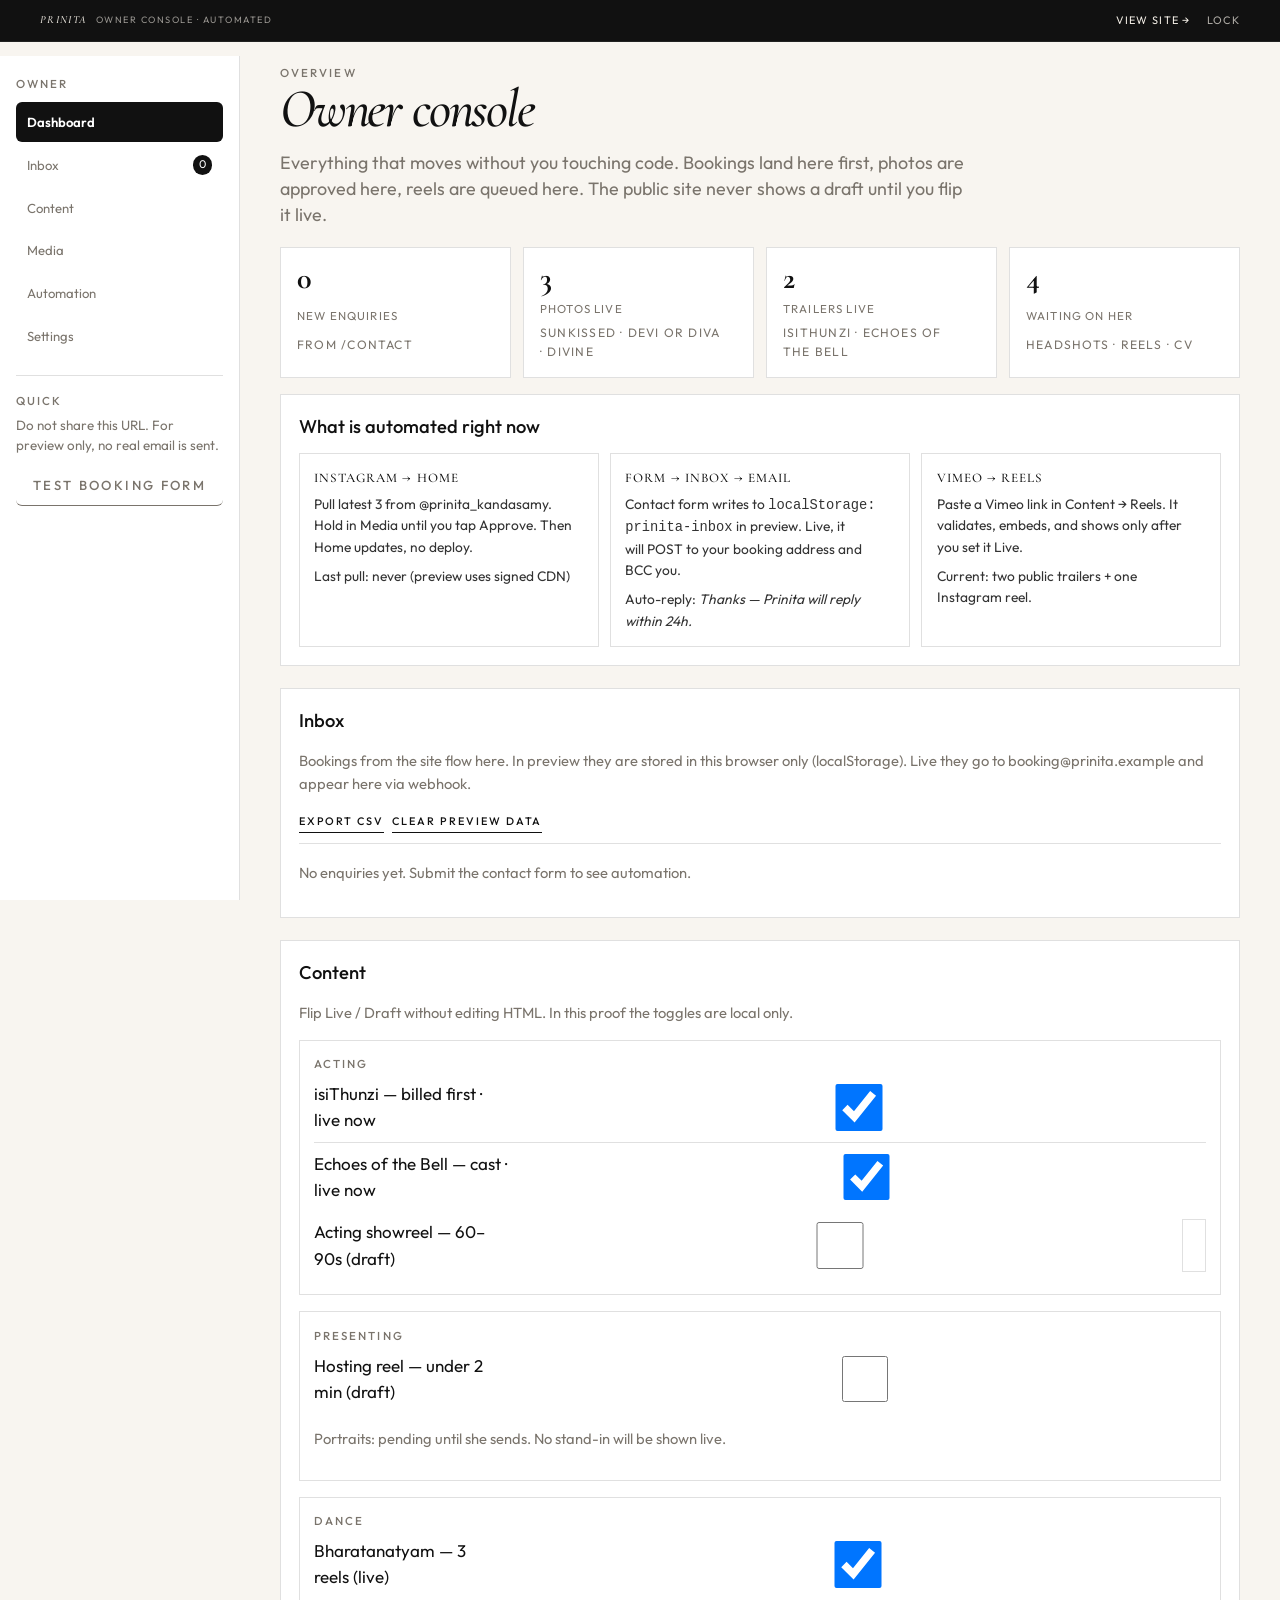
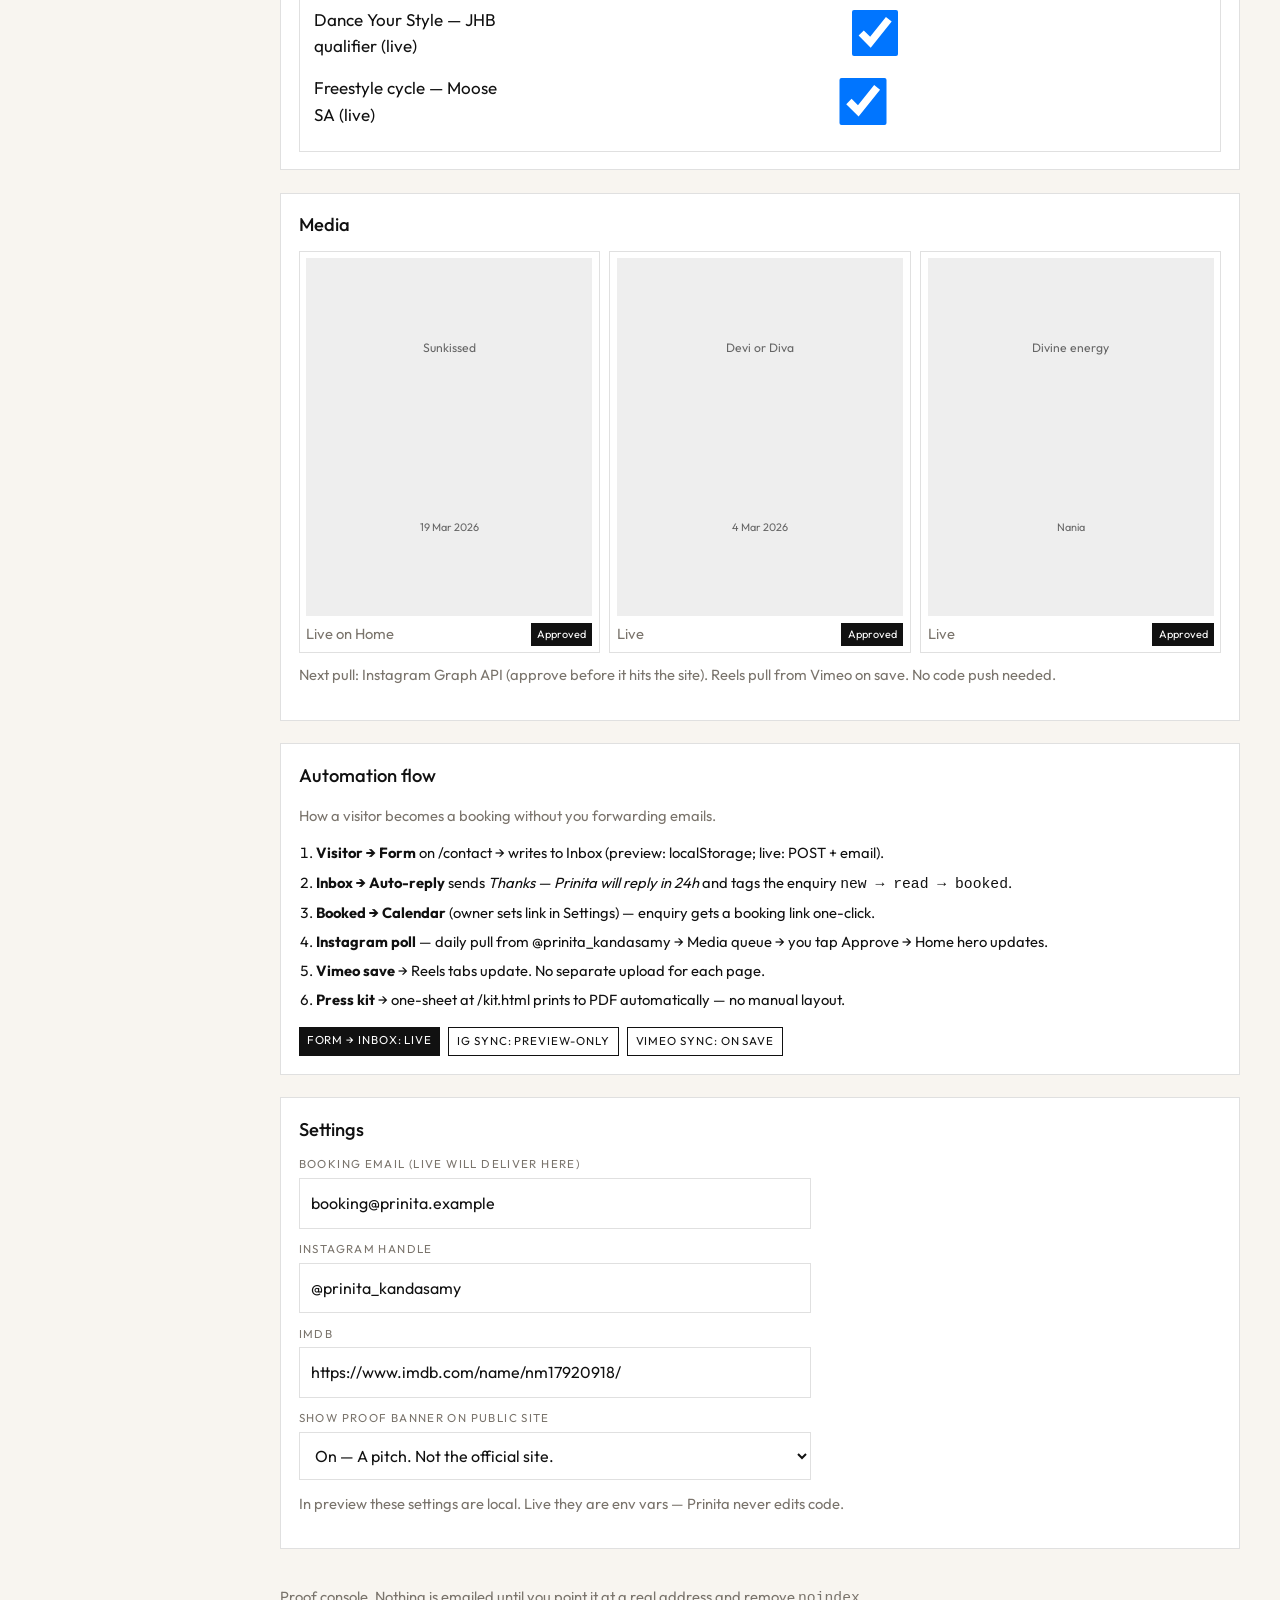
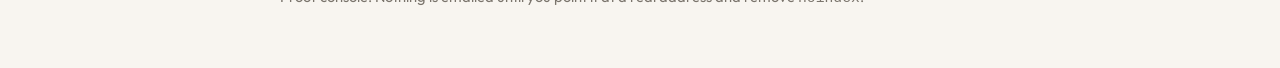
<file: console.html>
<!DOCTYPE html>
<html lang="en">
<head>
  <meta charset="utf-8">
  <meta name="viewport" content="width=device-width, initial-scale=1">
  <meta name="robots" content="noindex, nofollow">
  <meta name="theme-color" content="#111111">
  <meta name="description" content="Owner console for Prinita Kandasamy — bookings, content, media and automation.">
  <title>Owner console — Prinita Kandasamy</title>
  <link rel="icon" href="assets/favicon.svg" type="image/svg+xml">
  <link rel="preconnect" href="https://fonts.googleapis.com">
  <link rel="preconnect" href="https://fonts.gstatic.com" crossorigin>
  <link href="https://fonts.googleapis.com/css2?family=Cormorant+Garamond:ital,wght@0,500;0,600;1,500;1,600&family=Outfit:wght@300;400;500&display=swap" rel="stylesheet">
  <link rel="stylesheet" href="css/site.css?v=feel">
  <script>document.documentElement.classList.add("js")</script>
</head>
<body class="console">
  <header class="console-header">
    <a class="wordmark" href="index.html">Prinita</a>
    <nav style="display:flex; gap:1rem; align-items:center">
      <a href="index.html">View site →</a>
      <a href="#" data-console-logout style="opacity:0.7">Lock</a>
    </nav>
  </header>

  <div class="console-layout">
    <aside class="console-side" aria-label="Console navigation">
      <p class="kicker" style="margin-bottom:0.6rem">Owner</p>
      <nav>
        <a href="#dashboard" data-cnav="dashboard" aria-current="page">Dashboard</a>
        <a href="#inbox" data-cnav="inbox">Inbox <span data-inbox-badge style="float:right; background:#111; color:#fff; padding:0.1rem 0.35rem; border-radius:99px; font-size:0.7rem; min-width:1.2rem; text-align:center">0</span></a>
        <a href="#content" data-cnav="content">Content</a>
        <a href="#media" data-cnav="media">Media</a>
        <a href="#automation" data-cnav="automation">Automation</a>
        <a href="#settings" data-cnav="settings">Settings</a>
      </nav>
      <div style="margin-top:1.2rem; padding-top:1rem; border-top:1px solid var(--line)">
        <p class="kicker">Quick</p>
        <p style="font-size:0.84rem; color:var(--muted); margin:0.3rem 0 0.6rem">Do not share this URL. For preview only, no real email is sent.</p>
        <a class="btn" href="contact.html" style="display:block; text-align:center">Test booking form</a>
      </div>
    </aside>

    <main class="console-main">
      <!-- DASHBOARD -->
      <section id="dashboard" data-csec="dashboard">
        <p class="kicker">Overview</p>
        <h1 style="margin:0.2rem 0 1rem; font-family:var(--serif); font-style:italic; font-size:clamp(2.2rem,5vw,3.4rem); line-height:0.9">Owner console</h1>
        <p class="lede" style="max-width:44rem">Everything that moves without you touching code. Bookings land here first, photos are approved here, reels are queued here. The public site never shows a draft until you flip it live.</p>

        <div class="stat-grid" style="margin-top:1.2rem">
          <div class="stat"><strong data-stat-inbox>0</strong><span>New enquiries</span><span class="fine" style="font-size:0.76rem">from /contact</span></div>
          <div class="stat"><strong>3</strong><span>Photos live</span><span class="fine" style="font-size:0.76rem">Sunkissed · Devi or Diva · Divine</span></div>
          <div class="stat"><strong>2</strong><span>Trailers live</span><span class="fine" style="font-size:0.76rem">isiThunzi · Echoes of the Bell</span></div>
          <div class="stat"><strong data-stat-pending>4</strong><span>Waiting on her</span><span class="fine" style="font-size:0.76rem">headshots · reels · CV</span></div>
        </div>

        <div class="card" style="margin-top:1rem">
          <h2>What is automated right now</h2>
          <div class="flow">
            <div class="flow-step">
              <h3>Instagram → Home</h3>
              <p>Pull latest 3 from @prinita_kandasamy. Hold in Media until you tap Approve. Then Home updates, no deploy.</p>
              <p class="fine" style="margin-top:0.5rem">Last pull: <span data-last-pull>never (preview uses signed CDN)</span></p>
            </div>
            <div class="flow-step">
              <h3>Form → Inbox → Email</h3>
              <p>Contact form writes to <code>localStorage: prinita-inbox</code> in preview. Live, it will POST to your booking address and BCC you.</p>
              <p class="fine" style="margin-top:0.5rem">Auto-reply: <em>Thanks — Prinita will reply within 24h.</em></p>
            </div>
            <div class="flow-step">
              <h3>Vimeo → Reels</h3>
              <p>Paste a Vimeo link in Content → Reels. It validates, embeds, and shows only after you set it Live.</p>
              <p class="fine" style="margin-top:0.5rem">Current: two public trailers + one Instagram reel.</p>
            </div>
          </div>
        </div>
      </section>

      <!-- INBOX -->
      <section id="inbox" data-csec="inbox" class="card">
        <h2>Inbox</h2>
        <p class="fine">Bookings from the site flow here. In preview they are stored in this browser only (localStorage). Live they go to <span data-booking-email>booking@prinita.example</span> and appear here via webhook.</p>
        <div style="display:flex; gap:0.5rem; margin:0.8rem 0 0.6rem">
          <button class="btn" type="button" data-inbox-export>Export CSV</button>
          <button class="btn" type="button" data-inbox-clear style="background:transparent">Clear preview data</button>
        </div>
        <div data-inbox-list style="margin-top:0.6rem; border-top:1px solid var(--line); padding-top:0.2rem">
          <p class="fine">No enquiries yet. Submit the contact form to see automation.</p>
        </div>
      </section>

      <!-- CONTENT -->
      <section id="content" data-csec="content" class="card">
        <h2>Content</h2>
        <p class="fine">Flip Live / Draft without editing HTML. In this proof the toggles are local only.</p>
        <div style="display:grid; gap:1rem; margin-top:0.8rem">
          <div style="border:1px solid var(--line); padding:0.9rem">
            <p class="kicker">Acting</p>
            <label style="display:flex; justify-content:space-between; gap:1rem; padding:0.5rem 0; border-bottom:1px solid var(--line)"><span>isiThunzi — billed first · live now</span><input type="checkbox" checked data-live="acting-isithunzi"></label>
            <label style="display:flex; justify-content:space-between; gap:1rem; padding:0.5rem 0"><span>Echoes of the Bell — cast · live now</span><input type="checkbox" checked data-live="acting-echoes"></label>
            <label style="display:flex; justify-content:space-between; gap:1rem; padding:0.5rem 0"><span>Acting showreel — 60–90s (draft)</span><input type="checkbox" data-live="acting-reel"><input type="url" placeholder="Paste Vimeo link" style="flex:1; max-width:18rem; margin-left:auto"></label>
          </div>
          <div style="border:1px solid var(--line); padding:0.9rem">
            <p class="kicker">Presenting</p>
            <label style="display:flex; justify-content:space-between; gap:1rem; padding:0.5rem 0"><span>Hosting reel — under 2 min (draft)</span><input type="checkbox" data-live="presenting-reel"></label>
            <p class="fine">Portraits: pending until she sends. No stand-in will be shown live.</p>
          </div>
          <div style="border:1px solid var(--line); padding:0.9rem">
            <p class="kicker">Dance</p>
            <label style="display:flex; justify-content:space-between; gap:1rem; padding:0.5rem 0"><span>Bharatanatyam — 3 reels (live)</span><input type="checkbox" checked></label>
            <label style="display:flex; justify-content:space-between; gap:1rem; padding:0.5rem 0"><span>Dance Your Style — JHB qualifier (live)</span><input type="checkbox" checked></label>
            <label style="display:flex; justify-content:space-between; gap:1rem; padding:0.5rem 0"><span>Freestyle cycle — Moose SA (live)</span><input type="checkbox" checked></label>
          </div>
        </div>
      </section>

      <!-- MEDIA -->
      <section id="media" data-csec="media" class="card">
        <h2>Media</h2>
        <div style="display:grid; grid-template-columns: repeat(3, minmax(0,1fr)); gap:0.6rem; margin-top:0.7rem">
          <figure style="margin:0; border:1px solid var(--line); padding:0.4rem; background:#fff">
            <div style="aspect-ratio:4/5; background:#eee; display:grid; place-items:center; font-size:0.76rem; color:#666">Sunkissed<br><span style="font-size:0.68rem">19 Mar 2026</span></div>
            <figcaption style="display:flex; justify-content:space-between; align-items:center; gap:0.5rem; margin-top:0.4rem"><span class="fine">Live on Home</span><span style="font-size:0.68rem; background:#111; color:#fff; padding:0.2rem 0.4rem">Approved</span></figcaption>
          </figure>
          <figure style="margin:0; border:1px solid var(--line); padding:0.4rem; background:#fff">
            <div style="aspect-ratio:4/5; background:#eee; display:grid; place-items:center; font-size:0.76rem; color:#666">Devi or Diva<br><span style="font-size:0.68rem">4 Mar 2026</span></div>
            <figcaption style="display:flex; justify-content:space-between; align-items:center; gap:0.5rem; margin-top:0.4rem"><span class="fine">Live</span><span style="font-size:0.68rem; background:#111; color:#fff; padding:0.2rem 0.4rem">Approved</span></figcaption>
          </figure>
          <figure style="margin:0; border:1px solid var(--line); padding:0.4rem; background:#fff">
            <div style="aspect-ratio:4/5; background:#eee; display:grid; place-items:center; font-size:0.76rem; color:#666">Divine energy<br><span style="font-size:0.68rem">Nania</span></div>
            <figcaption style="display:flex; justify-content:space-between; align-items:center; gap:0.5rem; margin-top:0.4rem"><span class="fine">Live</span><span style="font-size:0.68rem; background:#111; color:#fff; padding:0.2rem 0.4rem">Approved</span></figcaption>
          </figure>
        </div>
        <p class="fine" style="margin-top:0.7rem">Next pull: Instagram Graph API (approve before it hits the site). Reels pull from Vimeo on save. No code push needed.</p>
      </section>

      <!-- AUTOMATION -->
      <section id="automation" data-csec="automation" class="card">
        <h2>Automation flow</h2>
        <p class="fine">How a visitor becomes a booking without you forwarding emails.</p>
        <ol style="margin:0.6rem 0 0; padding-left:1.1rem; display:grid; gap:0.4rem; font-size:0.92rem">
          <li><strong>Visitor → Form</strong> on /contact → writes to Inbox (preview: localStorage; live: POST + email).</li>
          <li><strong>Inbox → Auto-reply</strong> sends <em>Thanks — Prinita will reply in 24h</em> and tags the enquiry <code>new → read → booked</code>.</li>
          <li><strong>Booked → Calendar</strong> (owner sets link in Settings) — enquiry gets a booking link one-click.</li>
          <li><strong>Instagram poll</strong> — daily pull from @prinita_kandasamy → Media queue → you tap Approve → Home hero updates.</li>
          <li><strong>Vimeo save</strong> → Reels tabs update. No separate upload for each page.</li>
          <li><strong>Press kit</strong> → one-sheet at /kit.html prints to PDF automatically — no manual layout.</li>
        </ol>
        <div style="margin-top:0.9rem; display:flex; gap:0.5rem; flex-wrap:wrap">
          <span style="font-size:0.72rem; letter-spacing:0.08em; text-transform:uppercase; background:#111; color:#fff; padding:0.3rem 0.5rem">Form → Inbox: live</span>
          <span style="font-size:0.72rem; letter-spacing:0.08em; text-transform:uppercase; border:1px solid #111; padding:0.3rem 0.5rem">IG sync: preview-only</span>
          <span style="font-size:0.72rem; letter-spacing:0.08em; text-transform:uppercase; border:1px solid #111; padding:0.3rem 0.5rem">Vimeo sync: on save</span>
        </div>
      </section>

      <!-- SETTINGS -->
      <section id="settings" data-csec="settings" class="card">
        <h2>Settings</h2>
        <div style="display:grid; gap:0.7rem; max-width:32rem; margin-top:0.6rem">
          <label class="field"><span>Booking email (live will deliver here)</span><input data-setting="booking" type="email" value="booking@prinita.example"></label>
          <label class="field"><span>Instagram handle</span><input type="text" value="@prinita_kandasamy" readonly></label>
          <label class="field"><span>IMDb</span><input type="text" value="https://www.imdb.com/name/nm17920918/" readonly></label>
          <label class="field"><span>Show proof banner on public site</span><select data-setting="proof"><option value="on">On — A pitch. Not the official site.</option><option value="off">Off</option></select></label>
        </div>
        <p class="fine" style="margin-top:0.8rem">In preview these settings are local. Live they are env vars — Prinita never edits code.</p>
      </section>

      <p class="fine">Proof console. Nothing is emailed until you point it at a real address and remove <code>noindex</code>.</p>
    </main>
  </div>

  <script>
  (function(){
    var key = "prinita-inbox";
    var listEl = document.querySelector("[data-inbox-list]");
    var badge = document.querySelector("[data-inbox-badge]");
    var statInbox = document.querySelector("[data-stat-inbox]");
    var exportBtn = document.querySelector("[data-inbox-export]");
    var clearBtn = document.querySelector("[data-inbox-clear]");
    var bookingInput = document.querySelector('[data-setting="booking"]');
    var bookingSpan = document.querySelector("[data-booking-email]");

    function load(){
      try {
        var list = JSON.parse(localStorage.getItem(key) || "[]");
        var n = list.length;
        if (badge) badge.textContent = String(n);
        if (statInbox) statInbox.textContent = String(n);
        if (!list.length) {
          if (listEl) listEl.innerHTML = '<p class="fine">No enquiries yet. Submit the contact form to see automation.</p>';
          return;
        }
        if (listEl) {
          listEl.innerHTML = list.map(function(it){
            var d = new Date(it.at);
            var when = d.toLocaleString();
            return '<div class="inbox-row"><div><strong>'+escapeHtml(it.name||"—")+'</strong> · '+escapeHtml(it.email||"")+' · '+escapeHtml(it.role||"")+' → '+escapeHtml(it.interest||"")+'<br><span class="fine">'+escapeHtml(it.message||"").slice(0,120)+'</span><br><span class="fine">'+escapeHtml(when)+'</span></div><div><span style="font-size:0.68rem; letter-spacing:0.08em; text-transform:uppercase; background:#111; color:#fff; padding:0.2rem 0.4rem">'+escapeHtml(it.status||"new")+'</span></div></div>';
          }).join("");
        }
      } catch(e){
        if (listEl) listEl.innerHTML = '<p class="fine">Could not read inbox.</p>';
      }
    }
    function escapeHtml(s){ return String(s).replace(/[&<>"']/g,function(c){ return {"&":"&amp;","<":"&lt;",">":"&gt;",'"':"&quot;","'":"&#39;"}[c]; }); }
    load();
    window.addEventListener("storage", load);
    setInterval(load, 1500);

    if (exportBtn) exportBtn.addEventListener("click", function(){
      try {
        var list = JSON.parse(localStorage.getItem(key) || "[]");
        if (!list.length) return alert("No rows to export.");
        var csv = ["name,email,role,interest,message,at"].concat(list.map(function(r){
          return [r.name,r.email,r.role,r.interest,(r.message||"").replace(/\n/g," "),r.at].map(function(v){ return '"'+String(v||"").replace(/"/g,'""')+'"'; }).join(",");
        })).join("\\n");
        var blob = new Blob([csv], {type:"text/csv"});
        var url = URL.createObjectURL(blob);
        var a = document.createElement("a");
        a.href = url; a.download = "prinita-inbox.csv"; a.click();
        URL.revokeObjectURL(url);
      } catch(e){ alert("Export failed."); }
    });
    if (clearBtn) clearBtn.addEventListener("click", function(){
      if (!confirm("Clear preview inbox in this browser?")) return;
      localStorage.removeItem(key);
      load();
    });
    if (bookingInput && bookingSpan) {
      var saved = localStorage.getItem("prinita-booking-email");
      if (saved) { bookingInput.value = saved; bookingSpan.textContent = saved; }
      bookingInput.addEventListener("input", function(){
        localStorage.setItem("prinita-booking-email", bookingInput.value);
        bookingSpan.textContent = bookingInput.value || "booking@prinita.example";
      });
    }
    // side nav active
    var navs = document.querySelectorAll("[data-cnav]");
    var secs = document.querySelectorAll("[data-csec]");
    function onHash(){
      var h = (location.hash||"#dashboard").replace("#","");
      navs.forEach(function(a){
        var is = a.getAttribute("data-cnav")===h;
        a.setAttribute("aria-current", is ? "page" : "false");
        a.style.fontWeight = is ? "600" : "400";
      });
    }
    window.addEventListener("hashchange", onHash);
    onHash();
    // simple gate: if ?unlock=prinita show, else ask
    var gate = localStorage.getItem("prinita-console-unlocked");
    if (!gate && location.search.indexOf("unlock=")===-1) {
      var pass = prompt("Owner console — enter preview code (hint: prinita) or Cancel to view as demo");
      if (pass === "prinita" || pass === "Prinita") {
        localStorage.setItem("prinita-console-unlocked","1");
      } else if (pass !== null) {
        // allow demo anyway
      }
    }
    var logout = document.querySelector("[data-console-logout]");
    if (logout) logout.addEventListener("click", function(e){
      e.preventDefault();
      localStorage.removeItem("prinita-console-unlocked");
      alert("Locked. Reload and enter code again.");
    });
  })();
  </script>
</body>
</html>
</file>
<file: css/site.css>
:root {
  --bg: #090807;
  --fg: #f3eee6;
  --muted: #9a9288;
  --line: rgba(243, 238, 230, 0.16);
  --gold: #D4AF37;
  --gold-soft: rgba(212,175,55,0.18);
  --gold-faint: rgba(212,175,55,0.09);
  --soft: rgba(244, 244, 242, 0.04);
  --serif: "Cormorant Garamond", "Times New Roman", serif;
  --sans: "Outfit", "Avenir Next", "Segoe UI", sans-serif;
  --pad: clamp(1.1rem, 3.2vw, 2.5rem);
  --wide: 1320px;
  --header: 4.25rem;
}

*,
*::before,
*::after {
  box-sizing: border-box;
}

html {
  scroll-behavior: smooth;
}

body {
  margin: 0;
  overflow-x: clip;
  background: var(--bg);
  color: var(--fg);
  font-family: var(--sans);
  font-size: 1.0625rem;
  font-weight: 400;
  line-height: 1.55;
  text-rendering: optimizeLegibility;
  -webkit-font-smoothing: antialiased;
}

body.theme-dark {
  color-scheme: dark;
}

body.theme-light {
  --bg: #fff;
  --fg: #111;
  --muted: #6a6a6a;
  --line: rgba(0, 0, 0, 0.14);
  --soft: rgba(0, 0, 0, 0.04);
  color-scheme: light;
}

body.nav-open {
  overflow: hidden;
}

img {
  max-width: 100%;
  display: block;
}

a {
  color: inherit;
}

button,
input,
select,
textarea {
  font: inherit;
  color: inherit;
}

::selection {
  background: #f3eee6;
  color: #161310;
}

.theme-light ::selection {
  background: #161310;
  color: #f3eee6;
}

:focus-visible {
  outline: 1px solid currentColor;
  outline-offset: 3px;
}

[id] {
  scroll-margin-top: 5.5rem;
}

.skip {
  position: absolute;
  left: var(--pad);
  top: -4rem;
  z-index: 80;
  background: #f3eee6;
  color: #161310;
  padding: 0.45rem 0.7rem;
  text-decoration: none;
}

.skip:focus {
  top: 0.6rem;
}

.visually-hidden {
  position: absolute;
  width: 1px;
  height: 1px;
  padding: 0;
  margin: -1px;
  overflow: hidden;
  clip: rect(0, 0, 0, 0);
  white-space: nowrap;
  border: 0;
}

.proof {
  display: flex;
  align-items: center;
  justify-content: space-between;
  gap: 1rem;
  padding: 0.35rem var(--pad);
  background: transparent;
  color: var(--muted);
  border-bottom: 1px solid var(--line);
  font-size: 0.68rem;
  letter-spacing: 0.12em;
  text-transform: uppercase;
  line-height: 1.4;
}

.proof p {
  margin: 0;
  max-width: 78rem;
}

.proof button {
  flex: none;
  border: 0;
  background: transparent;
  color: inherit;
  letter-spacing: 0.14em;
  text-transform: uppercase;
  font-size: 0.66rem;
  padding: 0.2rem 0;
  cursor: pointer;
}

.proof button:hover {
  color: var(--fg);
}

.site-header {
  position: sticky;
  top: 0;
  z-index: 50;
  display: flex;
  align-items: center;
  justify-content: space-between;
  gap: 1.25rem;
  min-height: 3.75rem;
  padding: 0.65rem var(--pad);
  background: color-mix(in srgb, var(--bg) 90%, transparent);
  backdrop-filter: blur(14px) saturate(110%);
  -webkit-backdrop-filter: blur(14px) saturate(110%);
  border-bottom: 1px solid var(--line);
}

.site-header.is-scrolled {
  background: color-mix(in srgb, var(--bg) 96%, transparent);
}

body.nav-open .site-header {
  background: var(--bg);
  border-bottom-color: var(--line);
}

.wordmark {
  display: inline-flex;
  align-items: baseline;
  gap: 0.55rem;
  font-family: var(--serif);
  font-style: italic;
  font-weight: 500;
  font-size: 1.45rem;
  letter-spacing: -0.035em;
  text-decoration: none;
  line-height: 1;
  color: inherit;
}

.wordmark::after {
  content: "Actor  |  Media Presenter  |  Dancer";
  font-family: var(--sans);
  font-style: normal;
  font-weight: 400;
  font-size: 0.58rem;
  letter-spacing: 0.16em;
  text-transform: uppercase;
  color: var(--muted);
  white-space: nowrap;
}

.nav-toggle {
  display: none;
  align-items: center;
  gap: 0.5rem;
  border: 0;
  border-bottom: 1px solid currentColor;
  background: transparent;
  min-height: 2.2rem;
  padding: 0.2rem 0;
  letter-spacing: 0.14em;
  text-transform: uppercase;
  font-size: 0.66rem;
  cursor: pointer;
}

.nav-toggle::before {
  content: "";
  width: 14px;
  height: 1px;
  background: currentColor;
  box-shadow: 0 4px 0 currentColor, 0 -4px 0 currentColor;
  flex: none;
}

.site-nav {
  display: flex;
  align-items: center;
  gap: 1.3rem;
}

.site-nav a,
.nav-parent {
  position: relative;
  text-decoration: none;
  font-size: 0.68rem;
  font-weight: 500;
  letter-spacing: 0.13em;
  text-transform: uppercase;
  padding: 0.15rem 0;
  background: transparent;
  border: 0;
  color: inherit;
  cursor: pointer;
  font-family: var(--sans);
}

.nav-parent::after {
  content: "  ▾";
  font-size: 0.6rem;
  letter-spacing: 0;
}

.site-nav a::after,
.nav-parent::after {
  transition: opacity 0.2s;
}

.site-nav a[aria-current="page"],
.nav-parent[aria-current="page"] {
  font-family: var(--serif);
  font-style: italic;
  font-weight: 500;
  font-size: 0.98rem;
  letter-spacing: -0.02em;
  text-transform: none;
}

.site-nav a:hover,
.nav-parent:hover {
  opacity: 1;
  color: var(--fg);
}

.site-nav a:not([aria-current]):hover,
.nav-parent:not([aria-current]):hover {
  opacity: 0.7;
}

.nav-group {
  position: relative;
  display: inline-flex;
  align-items: center;
}

.subnav {
  position: absolute;
  left: 50%;
  top: calc(100% + 0.9rem);
  transform: translateX(-50%);
  display: none;
  flex-direction: column;
  min-width: 11rem;
  padding: 0.55rem 0;
  background: var(--bg);
  border: 1px solid var(--line);
  box-shadow: 0 10px 30px rgba(0,0,0,0.12);
  z-index: 60;
}

.theme-dark .subnav {
  box-shadow: 0 10px 30px rgba(0,0,0,0.45);
}

.subnav a {
  display: block;
  padding: 0.55rem 1rem;
  font-size: 0.68rem;
  letter-spacing: 0.1em;
  text-transform: uppercase;
  white-space: nowrap;
}

.subnav a:hover {
  background: var(--soft);
  opacity: 1;
}

.subnav a[aria-current="page"] {
  font-family: var(--sans);
  font-style: normal;
  font-size: 0.68rem;
  letter-spacing: 0.1em;
  text-transform: uppercase;
  background: var(--soft);
}

.nav-group.is-open .subnav,
.nav-group:hover .subnav,
.nav-group:focus-within .subnav {
  display: flex;
}

.kicker {
  margin: 0;
  font-size: 0.72rem;
  font-weight: 500;
  letter-spacing: 0.18em;
  text-transform: uppercase;
  color: var(--muted);
}

h1,
h2,
h3,
.hero-name {
  font-family: var(--serif);
  font-weight: 500;
  letter-spacing: -0.04em;
  text-wrap: balance;
}

.lede,
.note,
.fine,
p {
  text-wrap: pretty;
}

.lede {
  max-width: 38rem;
  margin: 0.9rem 0 0;
  font-size: 1.12rem;
  line-height: 1.45;
  color: var(--muted);
}

.fine {
  color: var(--muted);
  font-size: 0.92rem;
}

.note {
  max-width: 40rem;
  color: var(--muted);
}

.hero {
  min-height: calc(100vh - 8.5rem);
  min-height: calc(100svh - 8.5rem);
  display: grid;
  grid-template-columns: minmax(0, 1.05fr) minmax(0, 0.95fr);
  gap: clamp(1.2rem, 3vw, 3rem);
  align-items: end;
  padding: 1rem var(--pad) 1.4rem;
}

.hero-name {
  margin: 0.35rem 0 0;
  font-size: clamp(3.4rem, 7.6vw, 7.4rem);
  line-height: 0.84;
}

.hero-actions {
  display: grid;
  justify-items: start;
  gap: 0.5rem;
  margin-top: 1.55rem;
}

.btn {
  display: inline-flex;
  align-items: center;
  justify-content: center;
  min-height: 2.8rem;
  padding: 0.7rem 0.95rem;
  border: 1px solid currentColor;
  background: transparent;
  color: inherit;
  text-decoration: none;
  font-size: 0.68rem;
  font-weight: 500;
  letter-spacing: 0.13em;
  text-transform: uppercase;
  cursor: pointer;
}

.btn:hover {
  background: var(--fg);
  color: var(--bg);
}

.btn[aria-disabled="true"] {
  opacity: 0.45;
  pointer-events: none;
}

.diptych {
  display: grid;
  grid-template-columns: 0.78fr 1.22fr;
  gap: 0.55rem;
  height: min(70vh, 740px);
  margin: 0;
}

.plate {
  position: relative;
  margin: 0;
  overflow: hidden;
  background: #1a1714;
  height: 100%;
}

.plate > a,
.stills-track figure > a {
  display: block;
  width: 100%;
  height: 100%;
}

.plate img,
.bleed img,
.stills-track img {
  width: 100%;
  height: 100%;
  object-fit: cover;
}

.bleed img,
.stills-track img,
.plate img {
  position: absolute;
  inset: 0;
}

.diptych .plate:first-child img {
  object-position: 50% 40%;
}

.diptych .plate:last-child img {
  object-position: 58% 42%;
}

.plate figcaption,
.bleed figcaption,
.stills-track figcaption,
.ig-shot figcaption {
  pointer-events: none;
}

.plate figcaption,
.bleed figcaption,
.stills-track figcaption {
  position: absolute;
  z-index: 2;
  left: 0.55rem;
  bottom: 0.55rem;
  margin: 0;
  padding: 0.28rem 0.45rem;
  background: rgba(14, 12, 10, 0.74);
  color: #f3eee6;
  font-size: 0.62rem;
  letter-spacing: 0.14em;
  text-transform: uppercase;
}

.bleed {
  position: relative;
  margin: 0;
  height: min(52vh, 520px);
}

.bleed figcaption {
  right: 0.55rem;
  left: auto;
  max-width: min(36rem, calc(100% - 1.2rem));
  letter-spacing: 0.08em;
  text-transform: none;
  font-size: 0.78rem;
  line-height: 1.35;
}

.section {
  padding: clamp(3.2rem, 7vw, 6rem) var(--pad);
}

.section-inner,
.page-hero,
.footer-grid,
.close-band-inner,
.credit,
.form-wrap,
.onesheet {
  max-width: var(--wide);
  margin-left: auto;
  margin-right: auto;
}

.section-head {
  display: grid;
  grid-template-columns: minmax(8rem, 14rem) minmax(0, 1fr);
  gap: 1rem 2rem;
  align-items: end;
  margin-bottom: 1.6rem;
}

.section-head h2,
.page-hero h1,
.display {
  margin: 0;
  font-size: clamp(3.3rem, 8vw, 6.6rem);
  line-height: 0.86;
}

.doors {
  border-top: 1px solid var(--line);
}

.door {
  display: grid;
  grid-template-columns: 3.2rem minmax(0, 1fr) auto;
  gap: 0.8rem 1rem;
  align-items: end;
  padding: 1.35rem 0;
  border-bottom: 1px solid var(--line);
  text-decoration: none;
}

.door-index,
.door-go {
  color: var(--muted);
  font-size: 0.78rem;
  letter-spacing: 0.14em;
  text-transform: uppercase;
  padding-bottom: 0.45rem;
}

.door-title {
  display: block;
  font-family: var(--serif);
  font-weight: 500;
  font-size: clamp(2.4rem, 5vw, 4.4rem);
  letter-spacing: -0.04em;
  line-height: 0.88;
}

.door-note {
  display: block;
  margin-top: 0.45rem;
  color: var(--muted);
  font-size: 0.98rem;
  max-width: 36rem;
}

.door:hover .door-title {
  font-style: italic;
}

.work-list {
  border-top: 1px solid var(--line);
}

.work-row {
  display: grid;
  grid-template-columns: 4.5rem minmax(0, 1.4fr) minmax(0, 1fr) auto;
  gap: 1rem;
  align-items: baseline;
  padding: 1.15rem 0;
  border-bottom: 1px solid var(--line);
  text-decoration: none;
}

.work-year,
.work-meta,
.work-arrow {
  color: var(--muted);
}

.work-title {
  font-family: var(--serif);
  font-size: clamp(2rem, 4vw, 3.4rem);
  letter-spacing: -0.04em;
  line-height: 0.95;
}

.work-row:hover .work-title {
  font-style: italic;
}

.work-arrow {
  letter-spacing: 0;
}

.stills-wrap {
  overflow-x: auto;
  scroll-snap-type: x mandatory;
  padding-bottom: 0.4rem;
  margin-left: calc(var(--pad) * -1);
  margin-right: calc(var(--pad) * -1);
}

.stills-track {
  display: flex;
  gap: 0.65rem;
  width: max-content;
  padding: 0 var(--pad) 0.4rem;
}

.stills-track figure {
  position: relative;
  width: min(72vw, 380px);
  height: 460px;
  margin: 0;
  scroll-snap-align: start;
  background: #1a1714;
}

.invert {
  background: #fff;
  color: #111;
  --bg: #fff;
  --fg: #111;
  --muted: #6a6a6a;
  --line: rgba(0, 0, 0, 0.14);
}

.theme-light .invert {
  background: #000;
  color: #f4f4f2;
  --bg: #000;
  --fg: #f4f4f2;
  --muted: #8d8d8d;
  --line: rgba(244, 244, 242, 0.18);
}

.close-band {
  padding: clamp(3.5rem, 8vw, 6.5rem) var(--pad);
}

.close-band h2 {
  margin: 0.4rem 0 0.8rem;
  font-size: clamp(2.6rem, 6vw, 5rem);
  line-height: 0.92;
  max-width: 16ch;
}

.close-band p {
  max-width: 36rem;
  color: var(--muted);
}

.close-actions {
  display: flex;
  flex-wrap: wrap;
  gap: 0.55rem;
  margin-top: 1.4rem;
}

.page-hero {
  padding: clamp(2rem, 5vw, 3.6rem) var(--pad) 0;
}

.page-hero .lede {
  margin-bottom: 0.4rem;
}

.stack {
  display: grid;
  gap: 1.25rem;
}

.player {
  position: relative;
  aspect-ratio: 16 / 9;
  background: #100e0c;
  color: #f3eee6;
  border: 1px solid rgba(243, 238, 230, 0.14);
  overflow: hidden;
}

.player iframe {
  position: absolute;
  inset: 0;
  width: 100%;
  height: 100%;
  border: 0;
}

.ig-reel {
  width: min(100%, 420px);
}

.ig-reel .btn {
  margin-bottom: 0.75rem;
}

.ig-reel iframe {
  display: block;
  width: 100%;
  height: min(70vh, 560px);
  border: 0;
  background: #111;
}

.ig-reel .fine {
  margin-top: 0.7rem;
}

.ig-band {
  display: grid;
  grid-template-columns: repeat(3, minmax(0, 1fr));
  gap: 0.55rem;
  padding: 0.55rem var(--pad) 0;
}

.ig-shot {
  position: relative;
  margin: 0;
}

.ig-shot figcaption {
  position: absolute;
  z-index: 2;
  left: 0.55rem;
  bottom: 0.55rem;
  margin: 0;
  padding: 0.28rem 0.45rem;
  background: rgba(14, 12, 10, 0.74);
  color: #f3eee6;
  font-size: 0.62rem;
  letter-spacing: 0.14em;
  text-transform: uppercase;
}

.ig-shot a {
  position: relative;
  display: block;
  aspect-ratio: 4 / 5;
  overflow: hidden;
  background: #1a1714;
  color: #f3eee6;
  text-decoration: none;
}

.ig-shot img {
  position: absolute;
  inset: 0;
  width: 100%;
  height: 100%;
  object-fit: cover;
}

.ig-fallback {
  display: none;
}

.ig-shot a:hover .ig-fallback,
.ig-shot a:focus-visible .ig-fallback,
.ig-shot a:not(:has(img)) .ig-fallback {
  opacity: 1;
}

.ig-fallback strong {
  font-weight: 500;
  letter-spacing: 0.02em;
  text-transform: none;
  font-size: 1.15rem;
}

.player-empty {
  display: grid;
  place-items: center;
  text-align: center;
  padding: 1.2rem;
}

.player-empty::before {
  content: "";
  position: absolute;
  inset: 0.65rem;
  border: 1px solid rgba(243, 238, 230, 0.16);
  pointer-events: none;
}

.player-kicker {
  letter-spacing: 0.16em;
  text-transform: uppercase;
  font-size: 0.68rem;
  color: #cbbfb2;
}

.player-title {
  font-family: var(--serif);
  font-size: clamp(1.8rem, 4vw, 3rem);
  letter-spacing: -0.03em;
  margin: 0.3rem 0;
}

.player-state {
  color: #cbbfb2;
  font-size: 0.92rem;
}

.credit + .credit {
  margin-top: clamp(2.5rem, 6vw, 4.5rem);
  padding-top: clamp(2.5rem, 6vw, 4.5rem);
  border-top: 1px solid var(--line);
}

.credit-layout {
  display: grid;
  grid-template-columns: minmax(0, 0.9fr) minmax(0, 1.1fr);
  gap: clamp(1rem, 3vw, 2.4rem);
  align-items: start;
}

.credit-layout .plate {
  aspect-ratio: 16 / 10;
  height: auto;
}

.credit h3 {
  margin: 0.25rem 0 0.7rem;
  font-size: clamp(2.4rem, 5vw, 4.2rem);
  line-height: 0.9;
}

.credit p {
  max-width: 40rem;
}

.credit-links {
  display: flex;
  flex-wrap: wrap;
  gap: 0.7rem 1.1rem;
  margin-top: 1rem;
}

.credit-links a {
  font-size: 0.78rem;
  letter-spacing: 0.12em;
  text-transform: uppercase;
  text-decoration: none;
  border-bottom: 1px solid currentColor;
  padding-bottom: 0.12rem;
}

.credit .player {
  margin-top: 1.1rem;
}

.still-grid {
  display: grid;
  grid-template-columns: 0.8fr 1.1fr 1.1fr;
  gap: 0.65rem;
}

.still-grid .plate {
  aspect-ratio: 3 / 4;
  height: auto;
}

.slots {
  margin: 0;
  border-top: 1px solid var(--line);
}

.slots div,
.spec div,
.history div {
  display: grid;
  grid-template-columns: minmax(8rem, 0.8fr) minmax(0, 1.4fr);
  gap: 1rem;
  padding: 0.95rem 0;
  border-bottom: 1px solid var(--line);
}

.slots dt,
.spec dt,
.history dt {
  font-size: 0.74rem;
  letter-spacing: 0.14em;
  text-transform: uppercase;
  color: var(--muted);
}

.slots dd,
.spec dd,
.history dd {
  margin: 0;
}

.tabs {
  display: grid;
  gap: 1.1rem;
}

.tablist {
  display: flex;
  flex-wrap: wrap;
  gap: 0.45rem;
}

.tablist button {
  border: 1px solid var(--line);
  background: transparent;
  min-height: 2.6rem;
  padding: 0.45rem 0.8rem;
  letter-spacing: 0.12em;
  text-transform: uppercase;
  font-size: 0.68rem;
  cursor: pointer;
}

.tablist button[aria-selected="true"] {
  background: var(--fg);
  color: var(--bg);
  border-color: var(--fg);
}

html:not(.js) .tabpanel {
  display: block;
  margin-top: 1.4rem;
}

html.js .tabpanel {
  display: none;
}

html.js .tabpanel.is-active {
  display: block;
}

.panel-label {
  font-family: var(--serif);
  font-size: clamp(2rem, 4vw, 3rem);
  margin: 0 0 0.4rem;
  letter-spacing: -0.03em;
}

.split {
  display: grid;
  grid-template-columns: minmax(0, 0.9fr) minmax(0, 1.1fr);
  gap: clamp(1.2rem, 4vw, 3.5rem);
  align-items: start;
}

.quote-slot {
  margin: 1.4rem 0 0;
  padding-top: 1.2rem;
  border-top: 1px solid var(--line);
}

.quote-slot .kicker {
  font-family: var(--sans);
  font-style: normal;
  font-size: 0.72rem;
  letter-spacing: 0.18em;
  color: var(--muted);
}

.quote-slot p:last-child {
  margin: 0.35rem 0 0;
  font-family: var(--serif);
  font-style: italic;
  font-weight: 500;
  font-size: clamp(1.8rem, 4vw, 3rem);
  line-height: 1.05;
  letter-spacing: -0.03em;
  color: color-mix(in srgb, var(--fg) 42%, transparent);
}

.onesheet {
  border: 1px solid var(--line);
  padding: clamp(1.2rem, 3vw, 2rem);
}

.onesheet h2 {
  font-size: clamp(2.8rem, 6vw, 4.6rem);
  margin: 0.2rem 0 0.3rem;
}

.onesheet .plate {
  aspect-ratio: 3 / 4;
  height: auto;
  max-height: 640px;
}

.onesheet-grid {
  display: grid;
  grid-template-columns: 0.7fr 1.3fr;
  gap: 1.2rem;
  margin-top: 1.2rem;
}

.file-list {
  list-style: none;
  padding: 0;
  margin: 0;
  border-top: 1px solid var(--line);
}

.file-list li {
  display: flex;
  justify-content: space-between;
  gap: 1rem;
  padding: 0.85rem 0;
  border-bottom: 1px solid var(--line);
}

.file-list span {
  color: var(--muted);
  font-size: 0.84rem;
  letter-spacing: 0.08em;
  text-transform: uppercase;
}

.book-grid {
  display: grid;
  grid-template-columns: 0.8fr 1.2fr;
  gap: clamp(1.2rem, 4vw, 3rem);
}

.book-form,
.form-success {
  display: grid;
  gap: 0.85rem;
}

.field {
  display: grid;
  gap: 0.3rem;
}

.field span {
  font-size: 0.72rem;
  letter-spacing: 0.12em;
  text-transform: uppercase;
  color: var(--muted);
}

input,
select,
textarea {
  width: 100%;
  border: 1px solid var(--line);
  background: transparent;
  padding: 0.75rem 0.7rem;
  border-radius: 0;
  font-size: 1rem;
}

textarea {
  min-height: 8rem;
  resize: vertical;
}

.form-success {
  padding: 1.2rem 0;
}

.form-success h2 {
  margin: 0;
  font-size: clamp(2.2rem, 5vw, 3.6rem);
}

.ig-call {
  margin-top: 1.2rem;
  padding-top: 1rem;
  border-top: 1px solid var(--line);
}

.ig-call a {
  font-family: var(--serif);
  font-style: italic;
  font-size: clamp(1.6rem, 3vw, 2.2rem);
  letter-spacing: -0.03em;
  text-decoration: none;
}

.site-footer {
  position: relative;
  isolation: isolate;
  overflow: hidden;
  padding: clamp(2.2rem, 5vw, 3.6rem) var(--pad) 1.3rem;
  border-top: 1px solid var(--line);
}
.site-footer::before {
  content: "";
  position: absolute;
  inset: 0;
  z-index: 0;
  background-image: url('assets/motif/gold-pattern.png');
  background-size: 400px auto;
  background-repeat: repeat;
  opacity: 0.04;
  mix-blend-mode: screen;
  pointer-events: none;
}
.site-footer > * { position: relative; z-index: 1; }

.footer-grid {
  display: grid;
  grid-template-columns: 1.3fr 1fr 1fr;
  gap: 1.6rem 2rem;
}

.footer-role {
  color: var(--muted);
  margin: 0.45rem 0 0;
}

.site-footer nav {
  display: grid;
  align-content: start;
  gap: 0.35rem;
}

.site-footer nav a,
.rep-links a {
  text-decoration: none;
}

.site-footer nav a:hover,
.rep-links a:hover,
.credit-links a:hover,
.ig-call a:hover {
  font-style: italic;
}

.rep-links {
  display: grid;
  gap: 0.3rem;
}

.footer-legal {
  max-width: var(--wide);
  margin: 1.8rem auto 0;
  padding-top: 0.9rem;
  border-top: 1px solid var(--line);
  color: var(--muted);
  font-size: 0.82rem;
}

@media (max-width: 1120px) {
  .wordmark::after {
    display: none;
  }

  .nav-toggle {
    display: inline-flex;
  }

  .site-nav {
    flex-direction: column;
    align-items: flex-start;
    gap: 0;
    padding-top: 0.4rem;
  }

  html.js .site-nav {
    display: none;
    position: fixed;
    inset: 0;
    z-index: 40;
    justify-content: flex-start;
    gap: 0;
    padding: 5.2rem var(--pad) 2.4rem;
    background: var(--bg);
    overflow-y: auto;
  }

  html.js .site-nav.is-open {
    display: flex;
  }

  .nav-group {
    width: 100%;
    flex-direction: column;
    align-items: flex-start;
  }

  .nav-parent,
  .site-nav > a {
    width: 100%;
    text-align: left;
    padding: 0.9rem 0;
    border-bottom: 1px solid var(--line);
    font-family: var(--serif);
    font-style: normal;
    font-weight: 500;
    font-size: clamp(1.9rem, 8vw, 2.8rem);
    letter-spacing: -0.035em;
    text-transform: none;
    line-height: 1;
  }

  .site-nav a[aria-current="page"],
  .nav-parent[aria-current="page"] {
    font-style: italic;
    font-size: clamp(1.9rem, 8vw, 2.8rem);
  }

  .nav-parent::after {
    float: right;
    margin-top: 0.4rem;
  }

  .subnav {
    position: static;
    transform: none;
    display: none;
    width: 100%;
    min-width: 0;
    padding: 0 0 0.4rem;
    background: transparent;
    border: 0;
    box-shadow: none;
  }

  .nav-group.is-open .subnav {
    display: flex;
  }

  .subnav a {
    padding: 0.7rem 0 0.7rem 1rem;
    font-family: var(--sans);
    font-size: 0.72rem;
    letter-spacing: 0.12em;
    border-bottom: 0;
    font-style: normal;
  }

  .subnav a[aria-current="page"] {
    font-family: var(--sans);
    font-style: normal;
    font-size: 0.72rem;
    background: transparent;
    font-style: italic;
  }

  .hero {
    min-height: 0;
    grid-template-columns: 1fr;
    align-items: start;
    padding-top: 1.2rem;
  }

  .diptych {
    height: auto;
    min-height: 280px;
    aspect-ratio: 4 / 3;
    order: -1;
  }

  .ig-reel {
    order: 2;
  }

  .section-head,
  .credit-layout,
  .split,
  .book-grid,
  .onesheet-grid,
  .footer-grid,
  .work-row {
    grid-template-columns: 1fr;
  }

  .work-row {
    gap: 0.15rem;
    padding: 1rem 0;
  }

  .work-arrow {
    display: none;
  }

  .still-grid {
    grid-template-columns: 1fr;
  }

  .stills-track figure {
    height: 320px;
  }
}

@media (max-width: 640px) {
  .proof {
    align-items: flex-start;
  }

  .hero-actions,
  .close-actions {
    display: grid;
  }

  .slots div,
  .spec div,
  .history div,
  .file-list li {
    grid-template-columns: 1fr;
    gap: 0.2rem;
  }

  .bleed {
    height: 42vh;
  }

  .bleed figcaption {
    left: 0.55rem;
    right: 0.55rem;
  }

  .wordmark {
    font-size: 1.12rem;
  }

  .ig-band {
    display: flex;
    overflow-x: auto;
    scroll-snap-type: x mandatory;
    padding-bottom: 0.4rem;
  }

  .ig-shot {
    flex: 0 0 78%;
    scroll-snap-align: start;
  }
}

@media (prefers-reduced-motion: reduce) {
  html {
    scroll-behavior: auto;
  }

  *,
  *::before,
  *::after {
    transition: none !important;
    animation: none !important;
  }
}

.cover {
  min-height: calc(100svh - 5.5rem);
  display: flex;
  flex-direction: column;
  justify-content: flex-end;
  padding: 1.5rem var(--pad) 2.2rem;
}

.cover-role {
  margin: 0 0 0.8rem;
  font-size: 0.72rem;
  letter-spacing: 0.28em;
  text-transform: uppercase;
  color: var(--muted);
}

.cover-name {
  margin: 0;
  font-size: clamp(5.8rem, 18vw, 13.5rem);
  font-style: italic;
  font-weight: 500;
  line-height: 0.74;
  letter-spacing: -0.045em;
}

.cover-last {
  margin: 0.85rem 0 0;
  font-size: 0.74rem;
  letter-spacing: 0.46em;
  text-transform: uppercase;
}

.cover-down {
  margin-top: 1.6rem;
  font-size: 0.68rem;
  letter-spacing: 0.22em;
  text-transform: uppercase;
  text-decoration: none;
  color: var(--muted);
}

.cover-down:hover {
  color: var(--fg);
}

.cover-still {
  position: relative;
  display: grid;
  place-items: center;
  min-height: 100svh;
  margin: 0;
  background: #000;
}

.cover-still a {
  display: block;
  height: min(88vh, 1080px);
}

.cover-still img {
  width: auto;
  height: 100%;
  max-width: min(92vw, 720px);
  object-fit: contain;
}

.cover-still figcaption {
  position: absolute;
  left: var(--pad);
  bottom: 1.2rem;
  font-size: 0.68rem;
  letter-spacing: 0.22em;
  text-transform: uppercase;
  color: #f4f4f2;
}

.film {
  max-width: 1080px;
  margin: 0 auto;
  padding: clamp(4.5rem, 12vw, 8rem) var(--pad);
}

.film-label {
  margin: 2.8rem 0 0.2rem;
  font-family: var(--sans);
  font-size: 0.68rem;
  font-weight: 500;
  letter-spacing: 0.32em;
  text-transform: uppercase;
  color: var(--muted);
}

.film-label:first-child {
  margin-top: 0;
}

.film-row {
  display: flex;
  justify-content: space-between;
  align-items: baseline;
  gap: 1.2rem;
  padding: 0.35rem 0 0.55rem;
  border-bottom: 1px solid var(--line);
  text-decoration: none;
  font-family: var(--serif);
  font-size: clamp(2.6rem, 6.4vw, 5.4rem);
  font-weight: 500;
  line-height: 0.92;
  letter-spacing: -0.03em;
}

.film-row em {
  flex: none;
  font-family: var(--sans);
  font-style: normal;
  font-size: 0.68rem;
  font-weight: 400;
  letter-spacing: 0.18em;
  text-transform: uppercase;
  color: var(--muted);
}

.film-row:hover span {
  font-style: italic;
}

.gallery-label {
  max-width: 1080px;
  margin: 0 auto;
  padding: 0 var(--pad);
  font-size: 0.68rem;
  letter-spacing: 0.32em;
  text-transform: uppercase;
  color: var(--muted);
}

.essay {
  display: grid;
  grid-template-columns: minmax(0, 0.8fr) minmax(0, 1fr);
  gap: clamp(1.5rem, 4vw, 4rem);
  align-items: end;
  max-width: 1180px;
  margin: 0 auto;
  padding: 0 var(--pad) clamp(4.5rem, 10vw, 8rem);
}

.essay h2 {
  margin: 0;
  font-size: clamp(4.5rem, 12vw, 9rem);
  font-style: italic;
  font-weight: 500;
  line-height: 0.78;
}

.essay p {
  max-width: 38rem;
  margin: 0 0 1rem;
  font-size: 1.15rem;
  line-height: 1.55;
  color: var(--muted);
}

.essay-links {
  display: flex;
  gap: 1.4rem;
}

.essay-links a {
  font-size: 0.72rem;
  letter-spacing: 0.2em;
  text-transform: uppercase;
  text-decoration: none;
  border-bottom: 1px solid currentColor;
  padding-bottom: 0.15rem;
}

.page-hero h1,
.display {
  font-style: italic;
  font-weight: 500;
}

.work-title {
  font-size: clamp(2.4rem, 5vw, 4.2rem);
}

.btn {
  border: 0;
  border-bottom: 1px solid currentColor;
  min-height: 0;
  padding: 0.15rem 0;
  letter-spacing: 0.18em;
  background: transparent;
}

.btn:hover {
  background: transparent;
  color: inherit;
  opacity: 0.55;
}

.book-form .btn,
[data-print] {
  border: 1px solid currentColor;
  padding: 0.75rem 1rem;
  opacity: 1;
}

.book-form .btn:hover,
[data-print]:hover {
  opacity: 1;
  background: var(--fg);
  color: var(--bg);
}

@media (max-width: 800px) {
  .essay {
    grid-template-columns: 1fr;
  }

  .cover-still a {
    height: auto;
  }

  .cover-still img {
    width: min(86vw, 480px);
    height: auto;
  }
}

/* Home: the photographs carry the room. Dance keeps the colour. */

.open {
  position: relative;
  height: calc(100svh - 7rem);
  min-height: 32rem;
  margin: 0;
  overflow: hidden;
  background: #090807;
  color: #f6f1ea;
}

.open-photo {
  display: block;
  width: 100%;
  height: 100%;
  color: inherit;
  text-decoration: none;
  background: #14110f;
}

.open-photo img,
.pair img,
.film-object img {
  display: block;
}

.open-photo img {
  width: 100%;
  height: 100%;
  object-fit: cover;
  object-position: center 18%;
}

.open figcaption {
  position: absolute;
  z-index: 2;
  top: 0.85rem;
  left: var(--pad);
  margin: 0;
  font-family: var(--serif);
  font-style: italic;
  font-size: 1.15rem;
  color: #f6f1ea;
  text-shadow: 0 1px 12px rgba(0, 0, 0, 0.55);
}

.open-copy {
  position: absolute;
  z-index: 2;
  left: 0;
  right: 0;
  bottom: 0;
  padding: 18vh var(--pad) 1.25rem;
  background: linear-gradient(to top, rgba(9, 8, 7, 0.9) 0%, rgba(9, 8, 7, 0.38) 46%, transparent 100%);
  pointer-events: none;
}

.open-copy .cover-role {
  color: rgba(246, 241, 234, 0.78);
}

.open-copy h1 {
  margin: 0;
  font-size: clamp(4.2rem, 13vw, 7.6rem);
  font-style: italic;
  font-weight: 500;
  line-height: 0.76;
  letter-spacing: -0.045em;
}

.open-last {
  margin: 0.45rem 0 0;
  font-size: 0.72rem;
  letter-spacing: 0.42em;
  text-transform: uppercase;
}

.pair {
  display: grid;
  grid-template-columns: 1fr;
  background: #090807;
}

.pair figure {
  position: relative;
  margin: 0;
}

.pair a {
  display: block;
  height: 88vh;
  min-height: 28rem;
  overflow: hidden;
  color: #f6f1ea;
  text-decoration: none;
  background: #14110f;
}

.pair img {
  width: 100%;
  height: 100%;
  object-fit: cover;
  object-position: center 16%;
  transition: transform 1.6s ease;
}

.pair a:hover img,
.open-photo:hover img {
  transform: scale(1.03);
}

.pair figcaption {
  position: absolute;
  left: var(--pad);
  bottom: 1rem;
  margin: 0;
  font-family: var(--serif);
  font-style: italic;
  font-size: clamp(1.7rem, 3vw, 2.5rem);
  color: #f6f1ea;
  text-shadow: 0 1px 16px rgba(0, 0, 0, 0.6);
  pointer-events: none;
}

.pair a:not(:has(img)),
.open-photo:not(:has(img)) {
  background:
    radial-gradient(circle at 40% 36%, rgba(226, 59, 120, 0.22), transparent 52%),
    #161311;
}

.handle {
  margin: 0;
  padding: 0.9rem var(--pad) 0.2rem;
  background: #090807;
  font-size: 0.7rem;
  letter-spacing: 0.24em;
  text-transform: uppercase;
}

.handle a {
  color: var(--muted);
  text-decoration: none;
}

.handle a:hover {
  color: var(--fg);
}

.film-object {
  display: grid;
  gap: 1.2rem;
  align-items: center;
  background: #090807;
  color: #f3eee6;
}

.poster-link {
  display: block;
  background: #090807;
}

.film-object img {
  width: min(100%, 640px);
  height: auto;
  margin: 0 auto;
}

.film-object-copy {
  max-width: 34rem;
  padding: 0.2rem var(--pad) 3.2rem;
}

.film-object-copy p {
  margin: 0 0 0.8rem;
  color: #cfc4b8;
}

.film-object-line {
  margin: 0.35rem 0 0.9rem;
  font-family: var(--serif);
  font-style: italic;
  font-size: clamp(2.2rem, 5.4vw, 4rem);
  line-height: 0.94;
  color: #f6f1ea;
}

.text-link {
  display: inline-block;
  margin-top: 0.4rem;
  font-size: 0.72rem;
  letter-spacing: 0.18em;
  text-transform: uppercase;
  text-decoration: none;
  border-bottom: 1px solid currentColor;
  padding-bottom: 0.15rem;
  color: inherit;
}

.ledger {
  max-width: 920px;
  margin: 0 auto;
  padding: clamp(3.4rem, 8vw, 5.5rem) var(--pad) 0.6rem;
}

.ledger-label {
  margin: 2.1rem 0 0.1rem;
  font-size: 0.68rem;
  letter-spacing: 0.28em;
  text-transform: uppercase;
  color: var(--muted);
}

.ledger-label:first-of-type {
  margin-top: 0;
}

.ledger-row {
  display: flex;
  justify-content: space-between;
  align-items: baseline;
  gap: 1rem;
  padding: 0.72rem 0;
  border-bottom: 1px solid var(--line);
  text-decoration: none;
  font-family: var(--serif);
  font-size: clamp(1.65rem, 3.2vw, 2.45rem);
  line-height: 1.05;
}

.ledger-row em {
  flex: none;
  font-family: var(--sans);
  font-style: normal;
  font-size: 0.66rem;
  letter-spacing: 0.16em;
  text-transform: uppercase;
  color: var(--muted);
}

.ledger-row:hover span {
  font-style: italic;
}

.night-door {
  display: flex;
  flex-direction: column;
  justify-content: flex-end;
  gap: 0.55rem;
  min-height: 58vh;
  margin-top: clamp(3rem, 8vw, 5rem);
  padding: 2rem var(--pad) 2.1rem;
  text-decoration: none;
  color: #f6efe8;
  background:
    radial-gradient(ellipse at 0% 100%, rgba(255, 45, 120, 0.4), transparent 48%),
    radial-gradient(ellipse at 100% 8%, rgba(255, 193, 7, 0.2), transparent 42%),
    radial-gradient(ellipse at 68% 100%, rgba(20, 196, 122, 0.16), transparent 40%),
    #100c0e;
}

.night-door .kicker {
  color: #f0b429;
}

.night-door strong {
  max-width: 11ch;
  font-family: var(--serif);
  font-style: italic;
  font-weight: 500;
  font-size: clamp(2.7rem, 7vw, 5.4rem);
  line-height: 0.88;
  letter-spacing: -0.03em;
}

.night-door span:last-child {
  color: #e6d9cc;
}

.night-door:hover strong {
  color: #fff;
}

.close {
  max-width: 920px;
  margin: 0 auto;
  padding: clamp(3.6rem, 9vw, 6.5rem) var(--pad) clamp(4rem, 9vw, 6.5rem);
}

.close-line {
  margin: 0 0 1.1rem;
  font-family: var(--serif);
  font-style: italic;
  font-size: clamp(2.3rem, 6vw, 4.2rem);
  line-height: 0.95;
}

.close p {
  max-width: 36rem;
  margin: 0 0 1rem;
  color: var(--muted);
}

@media (min-width: 800px) {
  .pair {
    grid-template-columns: 1fr 1fr;
  }

  .pair a {
    height: 100svh;
  }
}

@media (min-width: 900px) {
  .film-object {
    grid-template-columns: minmax(280px, 0.78fr) minmax(0, 1.1fr);
    min-height: 92vh;
    gap: 0;
  }

  .film-object img {
    width: 100%;
    max-height: 92vh;
    object-fit: contain;
    object-position: center;
  }

  .film-object-copy {
    padding: 4rem 8vw 4rem 2.2rem;
  }
}

/* Dance: Holi as pigment, not a paper craft. */

.holi {
  background: #12080d;
  color: #f7f1ea;
}

.holi .site-header {
  background: rgba(18, 8, 13, 0.78);
}

.pigment {
  position: relative;
  isolation: isolate;
  min-height: calc(100svh - 6.6rem);
  display: flex;
  flex-direction: column;
  justify-content: flex-end;
  padding: 2.2rem var(--pad) 2.3rem;
  overflow: hidden;
}

.pigment::before {
  content: "";
  position: absolute;
  inset: -18%;
  z-index: -1;
  background:
    radial-gradient(circle at 14% 74%, rgba(232,160,184,0.09), transparent 38%),
    radial-gradient(circle at 84% 18%, rgba(214,183,90,0.08), transparent 36%),
    radial-gradient(circle at 72% 88%, rgba(127,200,166,0.07), transparent 34%),
    radial-gradient(circle at 38% 12%, rgba(61,107,255,0.06), transparent 32%);
  filter: blur(28px);
  opacity: 0.42;
  animation: powder 16s ease-in-out infinite alternate;
}
.pigment::after {
  content: "";
  position: absolute;
  inset: 0;
  z-index: 0;
  background-image: url('assets/motif/gold-pattern.png');
  background-size: 380px auto;
  background-repeat: repeat;
  opacity: 0.045;
  mix-blend-mode: screen;
  pointer-events: none;
}

.pigment .kicker {
  position: relative;
  color: #f7f1ea;
}

.pigment h1 {
  position: relative;
  margin: 0.2rem 0 0;
  font-family: var(--serif);
  font-style: italic;
  font-weight: 500;
  font-size: clamp(3.5rem, 12vw, 9rem);
  line-height: 0.8;
  letter-spacing: -0.04em;
}

.pigment h1 { text-shadow: 0 2px 18px rgba(0,0,0,0.62); }
.pigment h1 span {
  display: block;
}

.c-pink { color: #E8A0B8; }
.c-yellow { color: #D6B75A; }
.c-green { color: #7FC8A6; }

.holi-note {
  position: relative;
  max-width: 28rem;
  margin: 1rem 0 0;
  color: #f7f1ea;
}

.pigment-copy {
  position: relative;
  max-width: 42rem;
  margin-top: 0.9rem;
  padding-top: 0.2rem;
}

.pigment-facts {
  position: relative;
  list-style: none;
  margin: 1rem 0 0;
  padding: 0;
  display: grid;
  gap: 0.7rem;
  border-top: 1px solid rgba(247, 241, 234, 0.22);
  padding-top: 0.9rem;
}

.pigment-facts li {
  margin: 0;
  font-size: 0.96rem;
  line-height: 1.45;
  color: #f7f1ea;
}

.pigment-facts a {
  color: inherit;
  text-underline-offset: 3px;
}

.pigment-copy .fine {
  position: relative;
  margin: 0.85rem 0 0;
  color: rgba(247, 241, 234, 0.86);
  font-size: 0.82rem;
}

.dye-stack {
  display: grid;
  position: relative;
  isolation: isolate;
}
.dye-stack::before {
  content: "";
  position: absolute;
  inset: 0;
  z-index: 0;
  background-image: url('assets/motif/gold-pattern.png');
  background-size: 340px auto;
  background-repeat: repeat;
  opacity: 0.03;
  mix-blend-mode: screen;
  pointer-events: none;
}
.dye { position: relative; z-index: 1; }

.dye {
  position: relative;
  min-height: 46vh;
  display: flex;
  flex-direction: column;
  justify-content: flex-end;
  gap: 0.45rem;
  padding: 1.8rem var(--pad) 1.9rem;
  background: #12080d;
  color: #f7f1ea;
  border-left: 3px solid transparent;
  overflow: hidden;
  isolation: isolate;
}
.dye::after {
  content: "";
  position: absolute;
  inset: 0;
  z-index: 0;
  opacity: 0.025;
  background-size: 38% auto;
  background-repeat: no-repeat;
  background-position: 92% 18%;
  mix-blend-mode: screen;
  pointer-events: none;
}
.dye-pink { border-left-color: #E84A7A; }
.dye-pink::after { background-image: url('assets/motif/peacock-gold.png'); }
.dye-gold { border-left-color: #D4AF37; }
.dye-gold::after { background-image: url('assets/motif/tiger-gold.png'); }
.dye-green { border-left-color: #3A9B7A; }
.dye-green::after { background-image: url('assets/motif/elephant-gold.png'); }
.dye > * { position: relative; z-index: 1; }
.dye h2, .dye .kicker, .dye > p { text-shadow: 0 1px 14px rgba(0,0,0,0.55); }
.dye .kicker { opacity: 0.92; }

.dye .kicker {
  color: var(--gold);
  opacity: 1;
  letter-spacing: 0.18em;
}

.dye h2 {
  margin: 0.15rem 0 0.5rem;
  font-family: var(--serif);
  font-style: italic;
  font-weight: 500;
  font-size: clamp(3.2rem, 7vw, 5.6rem);
  line-height: 0.86;
  letter-spacing: -0.03em;
}

.dye p {
  max-width: 34rem;
  margin: 0;
}


/* Bharatanatyam big player — belongs on site, not a raw Instagram box */
.dye-player {
  margin-top: 1.1rem;
  width: min(100%, 520px);
  background: #0a0806;
  border: 1px solid var(--gold-faint);
  border-left: 2px solid var(--gold-soft);
  overflow: hidden;
  box-shadow: 0 8px 28px rgba(0,0,0,0.35);
}
.dye-player iframe {
  display: block;
  width: 100%;
  height: min(78vh, 720px);
  min-height: 540px;
  border: 0;
  background: #0a0806;
}
.dye-player .dye-player-meta {
  display: flex;
  justify-content: space-between;
  align-items: center;
  gap: 0.75rem;
  padding: 0.55rem 0.7rem;
  background: #0f0b0d;
  border-top: 1px solid var(--gold-faint);
  font-size: 0.68rem;
  letter-spacing: 0.08em;
  text-transform: uppercase;
  color: var(--muted);
}
.dye-player .dye-player-meta a {
  color: #f7f1ea;
  text-transform: none;
  letter-spacing: 0;
  font-size: 0.82rem;
  border-bottom: 1px solid currentColor;
  text-decoration: none;
  padding-bottom: 0.06rem;
}
@media (max-width: 640px) {
  .dye-player iframe { height: min(78vh, 640px); min-height: 480px; }
}

/* solid Holi blocks removed — now dark cards with Holi left border for professional */


.dye-media {
  display: grid;
  grid-template-columns: repeat(3, minmax(0,1fr));
  gap: 0.5rem;
  margin-top: 0.9rem;
}
.dye-media figure {
  margin: 0;
  background: #0a0806;
  border: 1px solid var(--gold-faint);
  overflow: hidden;
}
.dye-media a {
  display: block;
  aspect-ratio: 4 / 5;
  overflow: hidden;
  position: relative;
  background: #0a0806;
}
.dye-media img {
  width: 100%;
  height: 100%;
  object-fit: cover;
  opacity: 0.88;
  transition: transform 1.2s ease, opacity 0.3s;
}
.dye-media a:hover img { transform: scale(1.04); opacity: 1; }
.dye-media figcaption {
  padding: 0.35rem 0.45rem;
  font-size: 0.62rem;
  letter-spacing: 0.08em;
  text-transform: uppercase;
  color: var(--muted);
  background: #0a0806;
  border-top: 1px solid var(--gold-faint);
}
@media (max-width: 640px) {
  .dye-media { grid-template-columns: 1fr; }
  .dye-media a { aspect-ratio: 16 / 9; }
}

.dye-links {
  display: flex;
  flex-wrap: wrap;
  gap: 0.75rem 1.15rem;
  margin-top: 0.85rem;
}

.dye-links a {
  color: inherit;
  text-decoration: none;
  border-bottom: 1px solid currentColor;
  padding-bottom: 0.12rem;
  font-size: 0.74rem;
  letter-spacing: 0.12em;
  text-transform: uppercase;
}

.holi-play {
  display: grid;
  grid-template-columns: minmax(0, 420px) minmax(0, 1fr);
  gap: 1.6rem;
  align-items: end;
  padding: 2.6rem var(--pad) 3.4rem;
  background: #12080d;
}

.holi-play h2 {
  margin: 0.25rem 0 0;
  max-width: 14ch;
  font-family: var(--serif);
  font-style: italic;
  font-weight: 500;
  font-size: clamp(2.2rem, 4.6vw, 3.8rem);
  line-height: 0.95;
}

.holi .history,
.holi .work-title,
.holi .work-row {
  color: #f7f1ea;
}

.holi .section {
  background: transparent;
}

@keyframes powder {
  from { transform: translate3d(0, 0, 0) scale(1); }
  to { transform: translate3d(-2%, 2%, 0) scale(1.06); }
}

@media (max-width: 800px) {
  .holi-play {
    grid-template-columns: 1fr;
  }
}

@media (prefers-reduced-motion: reduce) {
  .pigment::before {
    animation: none;
  }
}


/* Page subnav (home start) */
.page-subnav {
  position: sticky;
  top: 3.75rem;
  z-index: 30;
  display: flex;
  gap: 1.1rem;
  overflow-x: auto;
  scrollbar-width: none;
  padding: 0.7rem var(--pad);
  background: color-mix(in srgb, var(--bg) 94%, transparent);
  backdrop-filter: blur(8px);
  border-bottom: 1px solid var(--line);
}
.page-subnav::-webkit-scrollbar { display: none; }
.page-subnav a {
  flex: none;
  font-size: 0.66rem;
  letter-spacing: 0.12em;
  text-transform: uppercase;
  text-decoration: none;
  color: var(--muted);
  padding: 0.25rem 0;
  border-bottom: 1px solid transparent;
  white-space: nowrap;
}
.page-subnav a:hover,
.page-subnav a[aria-current="page"] {
  color: var(--fg);
  border-bottom-color: currentColor;
}

/* Brand hero — long big header, no photo first. Holi + gold South Indian as BACKGROUND */
.brand-hero {
  position: relative;
  min-height: 88vh;
  display: grid;
  place-items: center;
  padding: 4.5rem var(--pad) 3.2rem;
  background: #090807;
  overflow: hidden;
  border-bottom: 1px solid var(--line);
}
.hero-bg {
  position: absolute;
  inset: 0;
  z-index: 0;
  background:
    radial-gradient(ellipse at 14% 22%, rgba(255,45,120,0.11), transparent 48%),
    radial-gradient(ellipse at 86% 14%, rgba(255,193,7,0.10), transparent 46%),
    radial-gradient(ellipse at 82% 88%, rgba(61,107,255,0.09), transparent 44%),
    radial-gradient(ellipse at 18% 88%, rgba(20,196,122,0.08), transparent 42%),
    #090807;
}
.hero-bg .motif-watermark {
  position: absolute;
  opacity: 0.035;
  mix-blend-mode: screen;
  pointer-events: none;
  filter: brightness(1.05) contrast(1.02);
}
.hero-bg .temple { width: 32%; top: 6%; right: 6%; opacity: 0.045; }
.hero-bg .elephant { width: 24%; bottom: 10%; left: 4%; opacity: 0.032; }
.hero-bg .tiger { width: 20%; bottom: 16%; right: 16%; opacity: 0.028; }
.hero-bg .peacock { width: 26%; top: 20%; left: 7%; opacity: 0.032; }
.hero-bg .monkey { width: 15%; top: 44%; right: 38%; opacity: 0.025; }

.brand-hero::after {
  content: "";
  position: absolute;
  inset: 0;
  z-index: 0;
  background-image: url('assets/motif/gold-pattern.png');
  background-size: 420px auto;
  background-repeat: repeat;
  opacity: 0.055;
  mix-blend-mode: screen;
  pointer-events: none;
}
.brand-hero .hero-bg { z-index: 0; }
.brand-hero .brand-hero-inner { z-index: 1; }

.brand-hero-inner {
  position: relative;
  z-index: 1;
  max-width: 1100px;
  width: 100%;
  text-align: center;
  display: grid;
  gap: 0.42rem;
  justify-items: center;
}
.brand-title {
  margin: 0;
  font-family: var(--serif);
  font-style: italic;
  font-weight: 500;
  font-size: clamp(4.8rem, 14vw, 10.5rem);
  line-height: 0.78;
  letter-spacing: -0.045em;
  color: #f6f1ea;
  text-wrap: balance;
}
.brand-title span {
  display: block;
  font-family: var(--sans);
  font-style: normal;
  font-weight: 400;
  font-size: 0.28em;
  letter-spacing: 0.46em;
  text-transform: uppercase;
  color: var(--muted);
  margin-top: 0.55rem;
}
.brand-tag {
  margin: 0;
  font-size: 0.74rem;
  letter-spacing: 0.28em;
  text-transform: uppercase;
  color: var(--gold);
}
.brand-line {
  margin: 0;
  font-family: var(--serif);
  font-style: italic;
  font-size: clamp(1.2rem, 2.4vw, 1.6rem);
  color: #e6d9cc;
  max-width: 28rem;
}
.hero-subnav {
  display: flex;
  flex-wrap: wrap;
  justify-content: center;
  gap: 0.30rem 0.70rem;
  margin-top: 0.24rem;
  padding-top: 0.42rem;
  border-top: 1px solid var(--gold-faint);
  max-width: 28rem;
}
.hero-subnav a {
  font-size: 0.60rem;
  letter-spacing: 0.12em;
  text-transform: uppercase;
  text-decoration: none;
  color: #f6f1ea;
  padding: 0.12rem 0;
  border-bottom: 1px solid transparent;
  opacity: 0.88;
}
.hero-subnav a:hover { border-bottom-color: var(--gold); color: var(--gold); }
.hero-submenus {
  display: grid;
  gap: 0.10rem;
  margin-top: 0.02rem;
  font-size: 0.60rem;
  color: var(--muted);
  opacity: 0.80;
  line-height: 1.15;
}
.hero-submenu span {
  font-size: 0.52rem;
  letter-spacing: 0.12em;
  text-transform: uppercase;
  color: var(--gold);
  margin-right: 0.25rem;
  opacity: 0.85;
}
.hero-submenu a {
  color: #cfc4b8;
  font-size: 0.60rem;
  opacity: 0.90;
  text-decoration: none;
  border-bottom: 1px solid transparent;
}
.hero-submenu a:hover { color: #f6f1ea; border-bottom-color: currentColor; }

/* Photo band — comes AFTER big header, not first */
.photo-band {
  padding: 0.55rem;
  background: #090807;
}
.photo-grid {
  display: grid;
  grid-template-columns: repeat(3, minmax(0,1fr));
  gap: 0.55rem;
}
.photo-grid figure {
  position: relative;
  margin: 0;
  overflow: hidden;
  background: #14110f;
  aspect-ratio: 4 / 5;
}
.photo-grid a { display: block; width: 100%; height: 100%; }
.photo-grid img { width: 100%; height: 100%; object-fit: cover; object-position: center 18%; transition: transform 1.6s ease; }
.photo-grid a:hover img { transform: scale(1.03); }
.photo-grid figcaption {
  position: absolute;
  left: 0.65rem;
  bottom: 0.6rem;
  margin: 0;
  font-family: var(--serif);
  font-style: italic;
  font-size: 0.95rem;
  color: #f6f1ea;
  text-shadow: 0 1px 12px rgba(0,0,0,0.6);
  pointer-events: none;
}
@media (max-width: 800px) {
  .brand-hero { min-height: 82vh; padding: 3.5rem var(--pad) 2.6rem; }
  .hero-bg .temple { width: 68%; top: 4%; right: -6%; }
  .hero-bg .elephant { width: 46%; bottom: 4%; left: -4%; }
  .photo-grid { grid-template-columns: 1fr; }
  .photo-grid figure { aspect-ratio: 4 / 3.2; }
}

/* Pigment watermarks as background */
.pigment-watermarks {
  position: absolute;
  inset: 0;
  z-index: 0;
  pointer-events: none;
  overflow: hidden;
}
.pigment-watermarks img {
  position: absolute;
  mix-blend-mode: screen;
  opacity: 0.06;
  filter: brightness(1.1);
}
.pigment-watermarks .wm-temple { width: 38%; top: 2%; right: 4%; opacity: 0.045; }
.pigment-watermarks .wm-peacock { width: 28%; bottom: 12%; left: 3%; opacity: 0.03; }
.pigment-watermarks .wm-elephant { width: 24%; bottom: 10%; right: 18%; opacity: 0.05; }
.pigment-watermarks .wm-tiger { width: 20%; top: 18%; right: 32%; opacity: 0.045; }
.pigment-watermarks .wm-monkey { width: 16%; top: 46%; left: 38%; opacity: 0.04; }
.pigment .pigment-copy,
.pigment .kicker,
.pigment h1 { position: relative; z-index: 1; }

.south-frieze--compact { padding: 0.7rem var(--pad) 0.6rem; }
.south-frieze--compact .frieze-disc { max-width: 92px; }

/* Home hero grid: start now has three, not one */
.hero-grid {
  display: grid;
  grid-template-columns: 1.25fr 0.9fr;
  grid-template-rows: 52vh 42vh;
  gap: 0.55rem;
  padding: 0.55rem;
  background: #090807;
}
.hero-grid figure {
  position: relative;
  margin: 0;
  overflow: hidden;
  background: #14110f;
}
.hero-grid figure:first-child {
  grid-row: 1 / 3;
}
.hero-grid a {
  display: block;
  width: 100%;
  height: 100%;
  color: inherit;
  text-decoration: none;
}
.hero-grid img {
  width: 100%;
  height: 100%;
  object-fit: cover;
  object-position: center 18%;
  transition: transform 1.6s ease;
}
.hero-grid a:hover img { transform: scale(1.03); }
.hero-grid figcaption {
  position: absolute;
  left: 0.9rem;
  bottom: 0.85rem;
  margin: 0;
  font-family: var(--serif);
  font-style: italic;
  font-size: 1.05rem;
  color: #f6f1ea;
  text-shadow: 0 1px 14px rgba(0,0,0,0.6);
  pointer-events: none;
}
.hero-wordmark {
  position: absolute;
  left: var(--pad);
  right: var(--pad);
  bottom: 1.1rem;
  z-index: 2;
  pointer-events: none;
  color: #f6f1ea;
  text-shadow: 0 1px 18px rgba(0,0,0,0.65);
}
.hero-wordmark .cover-role { color: rgba(246,241,234,0.8); margin: 0 0 0.4rem; }
.hero-wordmark h1 { margin: 0; font-size: clamp(3.6rem, 10vw, 6.2rem); line-height: 0.78; font-style: italic; }
.hero-wordmark .open-last { margin: 0.3rem 0 0; font-size: 0.68rem; letter-spacing: 0.38em; text-transform: uppercase; }
@media (max-width: 800px) {
  .hero-grid {
    grid-template-columns: 1fr;
    grid-template-rows: 62vh 42vh 42vh;
  }
  .hero-grid figure:first-child { grid-row: auto; }
}


/* South Indian gold + Holi — Prinita’s palette */
.holi-strip {
  display: grid;
  grid-template-columns: repeat(4, 1fr);
  height: 6px;
}
.holi-strip span:nth-child(1){ background:#FF2D78; }
.holi-strip span:nth-child(2){ background:#FFC107; }
.holi-strip span:nth-child(3){ background:#3D6BFF; }
.holi-strip span:nth-child(4){ background:#14C47A; }

.south-frieze {
  position: relative;
  background: #080607;
  border-top: 1px solid var(--gold-faint);
  border-bottom: 1px solid var(--gold-faint);
  padding: 1.35rem var(--pad) 1.15rem;
  text-align: center;
  overflow: hidden;
  isolation: isolate;
}
.south-frieze::before {
  content: "";
  position: absolute;
  inset: 0;
  z-index: 0;
  background-image: url('assets/motif/gold-pattern.png');
  background-size: 360px auto;
  background-repeat: repeat;
  background-position: center top;
  opacity: 0.09;
  mix-blend-mode: screen;
  pointer-events: none;
}
.south-frieze > * { position: relative; z-index: 1; }
.frieze-track {
  display: none;
}
.frieze-track figure {
  margin: 0;
  display: grid;
  gap: 0.35rem;
  justify-items: center;
  flex: 0 1 86px;
}
.frieze-disc {
  width: 64px;
  height: 64px;
  display: grid;
  place-items: center;
  border: 0;
  background: transparent;
  padding: 0;
  overflow: visible;
}
.frieze-disc img {
  width: 100%;
  height: 100%;
  object-fit: contain;
  filter: brightness(1.05);
  mix-blend-mode: normal;
  opacity: 0.9;
}
.frieze-disc.pink img, .frieze-disc.yellow img, .frieze-disc.blue img, .frieze-disc.green img { filter: brightness(0.92) sepia(0.15); }
.frieze-track figcaption {
  font-size: 0.58rem;
  letter-spacing: 0.16em;
  text-transform: uppercase;
  color: rgba(212,175,55,0.75);
}
.frieze-note {
  margin: 0;
  font-size: 0.66rem;
  letter-spacing: 0.16em;
  text-transform: uppercase;
  color: rgba(212,175,55,0.88);
  text-shadow: 0 1px 10px rgba(0,0,0,0.65);
}
.gold-rule {
  display: flex;
  align-items: center;
  gap: 0.9rem;
  padding: 0.7rem var(--pad);
  background: #070506;
  border-top: 1px solid var(--gold-faint);
  border-bottom: 1px solid var(--gold-faint);
}
.gold-rule::before,
.gold-rule::after {
  content: "";
  flex: 1;
  height: 1px;
  background: linear-gradient(90deg, transparent, var(--gold-soft), transparent);
}
.gold-rule span {
  font-family: var(--serif);
  font-style: italic;
  font-size: 0.78rem;
  letter-spacing: 0.12em;
  color: var(--gold);
  white-space: nowrap;
}

@media (max-width: 720px) {
  .frieze-track { grid-template-columns: repeat(5, 1fr); gap: 0.4rem; }
  .frieze-disc { max-width: none; }
  .frieze-track figcaption { font-size: 0.52rem; letter-spacing: 0.1em; }
}

/* Console */
.console {
  --bg: #f3eee6;
  --fg: #111;
  --muted: #7a746c;
  --line: rgba(0,0,0,0.12);
  --soft: rgba(0,0,0,0.04);
  background: #f8f5f0;
  color: #111;
}
.console-header {
  position: sticky;
  top: 0;
  z-index: 40;
  display: flex;
  align-items: center;
  justify-content: space-between;
  gap: 1rem;
  padding: 0.75rem var(--pad);
  background: #111;
  color: #f3eee6;
  border-bottom: 1px solid #222;
}
.console-header .wordmark { color: #f3eee6; }
.console-header .wordmark::after { color: rgba(243,238,230,0.6); content: "Owner console  ·  automated"; }
.console-header a { color: inherit; text-decoration: none; font-size: 0.68rem; letter-spacing: 0.12em; text-transform: uppercase; }
.console-layout {
  display: grid;
  grid-template-columns: 240px minmax(0, 1fr);
  min-height: calc(100vh - 3.5rem);
}
.console-side {
  padding: 1.2rem 1rem;
  border-right: 1px solid var(--line);
  background: #fff;
  position: sticky;
  top: 3.5rem;
  height: calc(100vh - 3.5rem);
  overflow-y: auto;
}
.console-side nav { display: grid; gap: 0.2rem; }
.console-side a {
  display: block;
  padding: 0.6rem 0.7rem;
  text-decoration: none;
  font-size: 0.82rem;
  color: var(--muted);
  border-radius: 6px;
}
.console-side a[aria-current="page"],
.console-side a:hover {
  background: #111;
  color: #fff;
}
.console-main {
  padding: 1.4rem var(--pad) 3rem;
  display: grid;
  gap: 1.4rem;
  align-content: start;
}
.stat-grid {
  display: grid;
  grid-template-columns: repeat(4, minmax(0,1fr));
  gap: 0.75rem;
}
.stat {
  background: #fff;
  border: 1px solid var(--line);
  padding: 1rem;
  display: grid;
  gap: 0.35rem;
}
.stat strong { font-family: var(--serif); font-size: 1.9rem; line-height: 1; }
.stat span { font-size: 0.72rem; letter-spacing: 0.1em; text-transform: uppercase; color: var(--muted); }
.card {
  background: #fff;
  border: 1px solid var(--line);
  padding: 1.1rem;
}
.card h2 {
  margin: 0 0 0.7rem;
  font-size: 1.15rem;
  font-family: var(--sans);
  letter-spacing: 0;
}
.inbox-row {
  display: grid;
  grid-template-columns: 1fr auto;
  gap: 0.8rem;
  padding: 0.7rem 0;
  border-bottom: 1px solid var(--line);
  font-size: 0.9rem;
}
.inbox-row:last-child { border-bottom: 0; }
.flow {
  display: grid;
  grid-template-columns: repeat(3, minmax(0,1fr));
  gap: 0.7rem;
}
.flow-step {
  background: #fff;
  border: 1px solid var(--line);
  padding: 0.9rem;
  position: relative;
}
.flow-step h3 { margin: 0 0 0.35rem; font-size: 0.82rem; letter-spacing: 0.08em; text-transform: uppercase; }
.flow-step p { margin: 0; font-size: 0.86rem; color: #333; }
.flow-arrow {
  display: none;
}
@media (max-width: 1000px) {
  .console-layout { grid-template-columns: 1fr; }
  .console-side { position: static; height: auto; border-right: 0; border-bottom: 1px solid var(--line); }
  .stat-grid { grid-template-columns: 1fr 1fr; }
  .flow { grid-template-columns: 1fr; }
}

@media print {
  .proof,
  .site-header,
  .site-footer,
  .nav-toggle,
  .no-print,
  .player {
    display: none !important;
  }

  body {
    background: white;
    color: black;
  }

  a {
    text-decoration: none;
  }

  .onesheet {
    border-color: black;
  }
}
</file>
